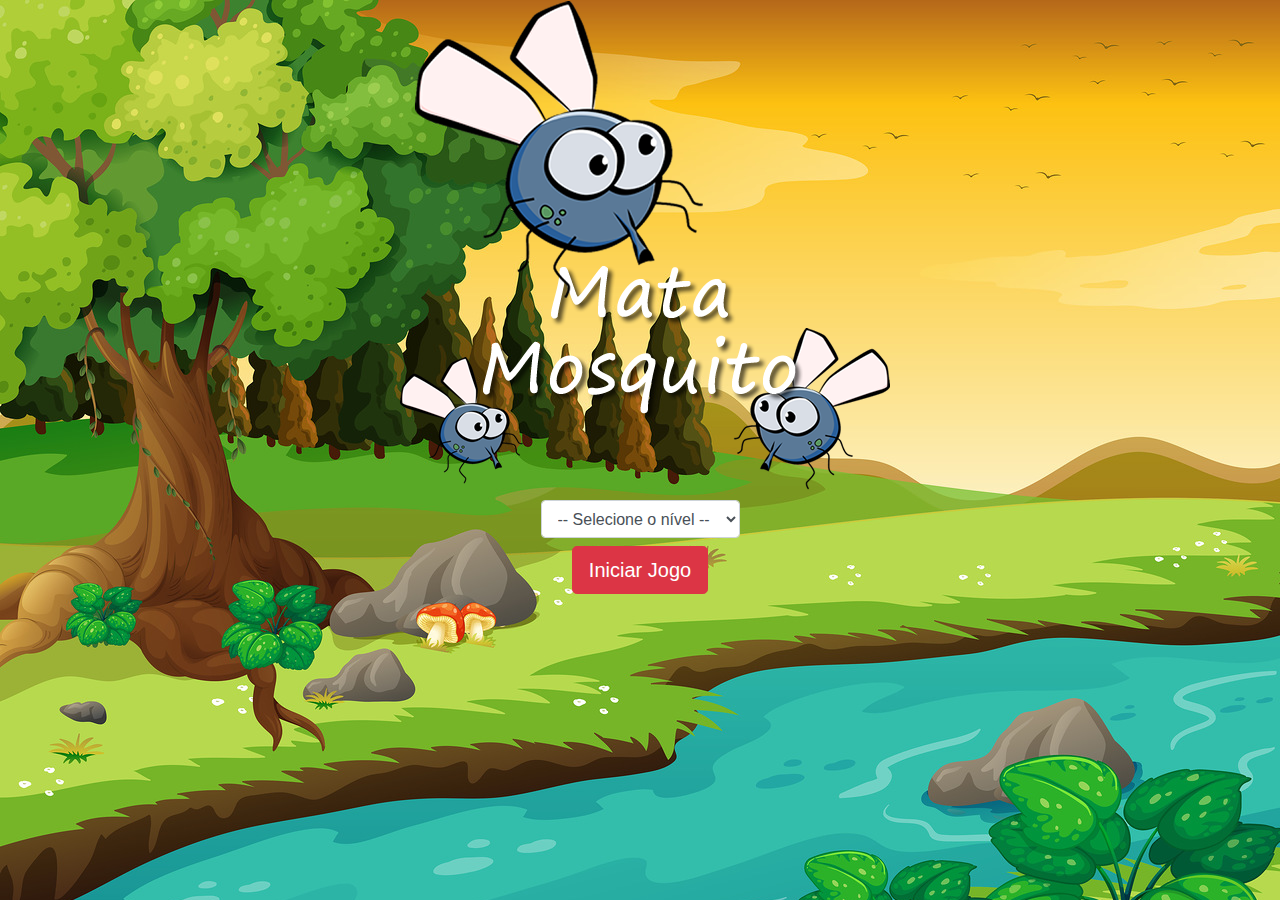
<file: index.html>
<!DOCTYPE html>
<html>
	<head>
		<title>- JOGO DO MOSQUITO - PÁGINA INICIAL -</title>
		<meta charset="utf-8">

		<link rel="stylesheet" href="https://maxcdn.bootstrapcdn.com/bootstrap/4.0.0/css/bootstrap.min.css" integrity="sha384-Gn5384xqQ1aoWXA+058RXPxPg6fy4IWvTNh0E263XmFcJlSAwiGgFAW/dAiS6JXm" crossorigin="anonymous">

		<link rel="stylesheet" href="estilo.css" />

		<script>
			function iniciarJogo() {
			var nivel = document.getElementById('nivel').value

			if(nivel === ''){
				alert('Selecione um nível para iniciar o jogo')
				return false
			}

			window.location.href ="app.html?" + nivel
		}

		</script>
	</head>
	<body>

		<div class="container">
			<div class="row">
				<div class="col">
					<div class="d-flex justify-content-center">
						<img src="imagens/game.png" />
					</div>
				</div>
			</div>

			<div class="row">
				<div class="col">
					<div class="d-flex justify-content-center">
						<div class="mb-2">
						<select class="form-control" id="nivel">
							<option value=""> -- Selecione o nível --</option>
							<option value="facil">Fácil</option>
							<option value="normal">Normal</option>
							<option value="dificil">Difícil</option>
						</select>
						</div>
					</div>		
				</div>
			</div>



			<div class="row">
				<div class="col">
					<div class="d-flex justify-content-center">
						<button type="button" class="btn btn-danger btn-lg" onclick="iniciarJogo()">Iniciar Jogo</button>
					</div>
				</div>
			</div>
		</div>

	</body>
</html>
</file>
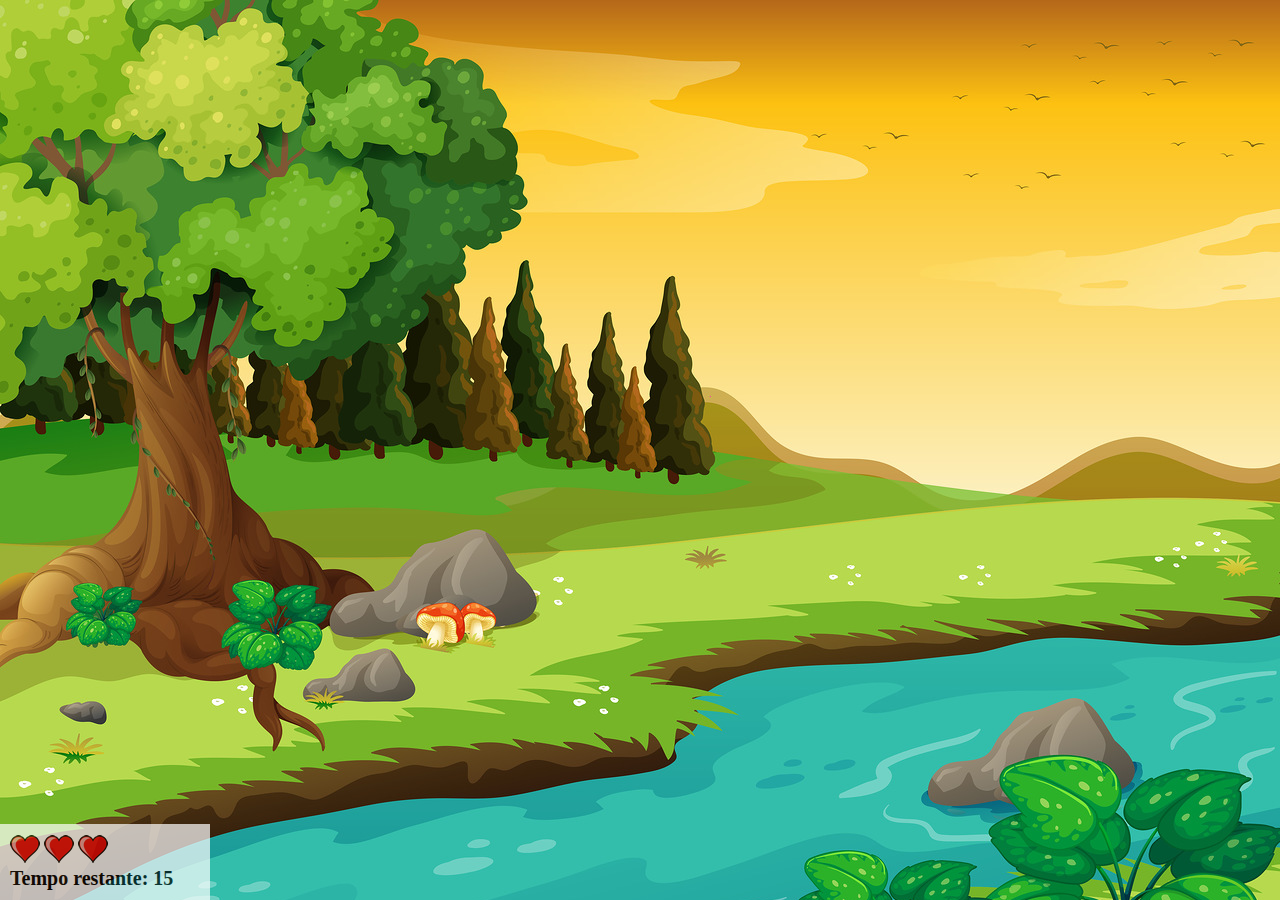
<file: app.html>
<!DOCTYPE html>
<html>
	<head>
		<title>- JOGO DO MOSQUITO - JOGO -</title>
		<meta charset="utf-8">

		<link rel="stylesheet" href="estilo.css" />
		<script src="jogo.js"></script>
	</head>
	<body onresize="ajustaTamanhoPalcoJogo()">

		<div class="painel">
			<div class="vidas">
				<img id="v1" src="imagens/coracao_cheio.png" />
				<img id="v2" src="imagens/coracao_cheio.png" />
				<img id="v3" src="imagens/coracao_cheio.png" />
			</div>

			<div class="cronometro">Tempo restante: <span id="cronometro"></span></div>
		</div>

		<script>
			document.getElementById('cronometro').innerHTML = tempo

			var criaMosquito = setInterval(function() { 
				posicaoRandomica()
			}, CriaMosquitoTempo)
		</script>
	</body>
</html>
</file>
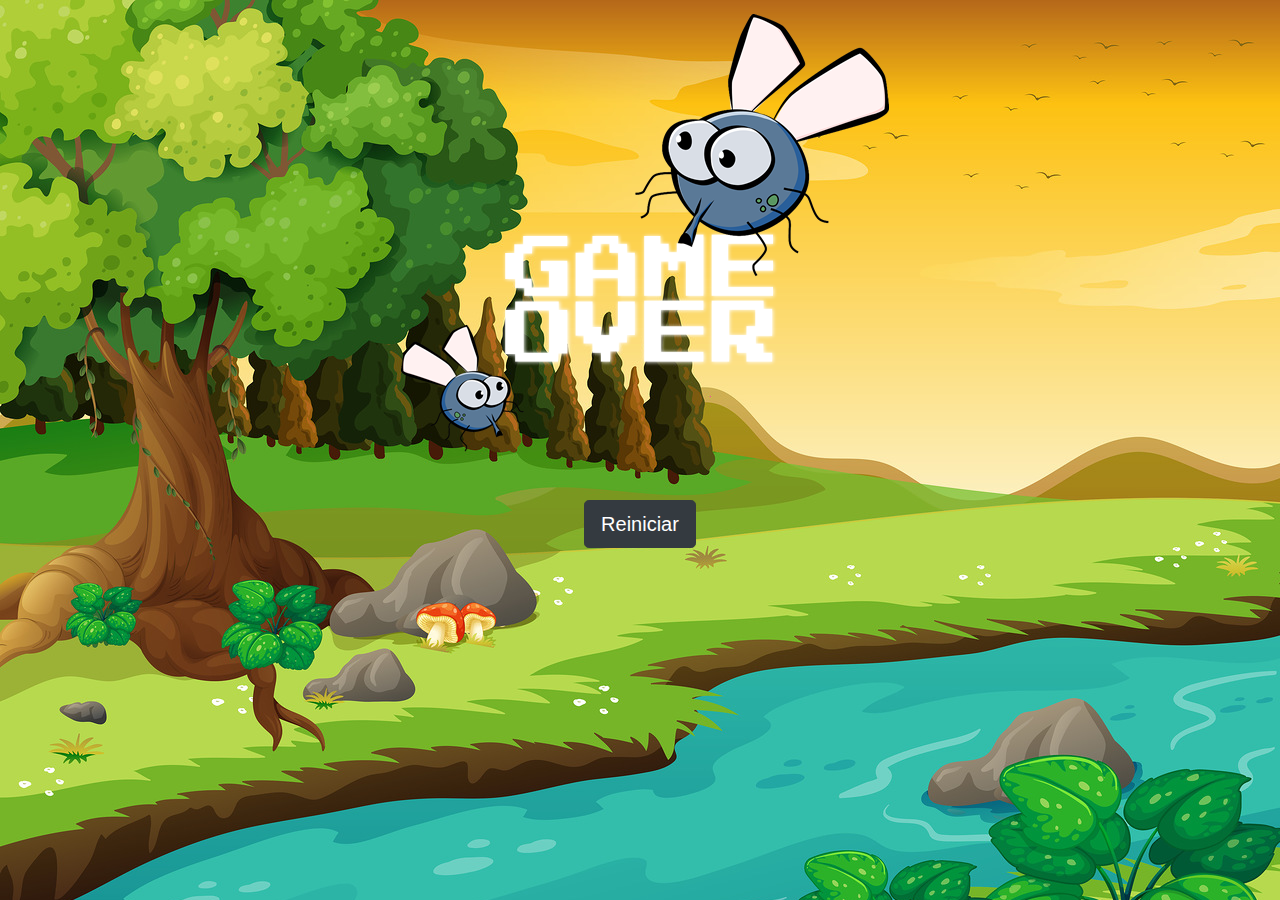
<file: fim_de_jogo.html>
<!DOCTYPE html>
<html>
	<head>
		<title>- JOGO DO MOSQUITO - GAME OVER -</title>
		<meta charset="utf-8">

		<link rel="stylesheet" href="https://maxcdn.bootstrapcdn.com/bootstrap/4.0.0/css/bootstrap.min.css" integrity="sha384-Gn5384xqQ1aoWXA+058RXPxPg6fy4IWvTNh0E263XmFcJlSAwiGgFAW/dAiS6JXm" crossorigin="anonymous">

		<link rel="stylesheet" href="estilo.css" />
	</head>
	<body>

		<div class="container">
			<div class="row">
				<div class="col">
					<div class="d-flex justify-content-center">
						<img src="imagens/game_over.png" />
					</div>
				</div>
			</div>


			<div class="row">
				<div class="col">
					<div class="d-flex justify-content-center">
						<button type="button" class="btn btn-dark btn-lg" onclick="window.location.href = 'index.html' ">Reiniciar</button>
					</div>
				</div>
			</div>
		</div>

	</body>
</html>
</file>
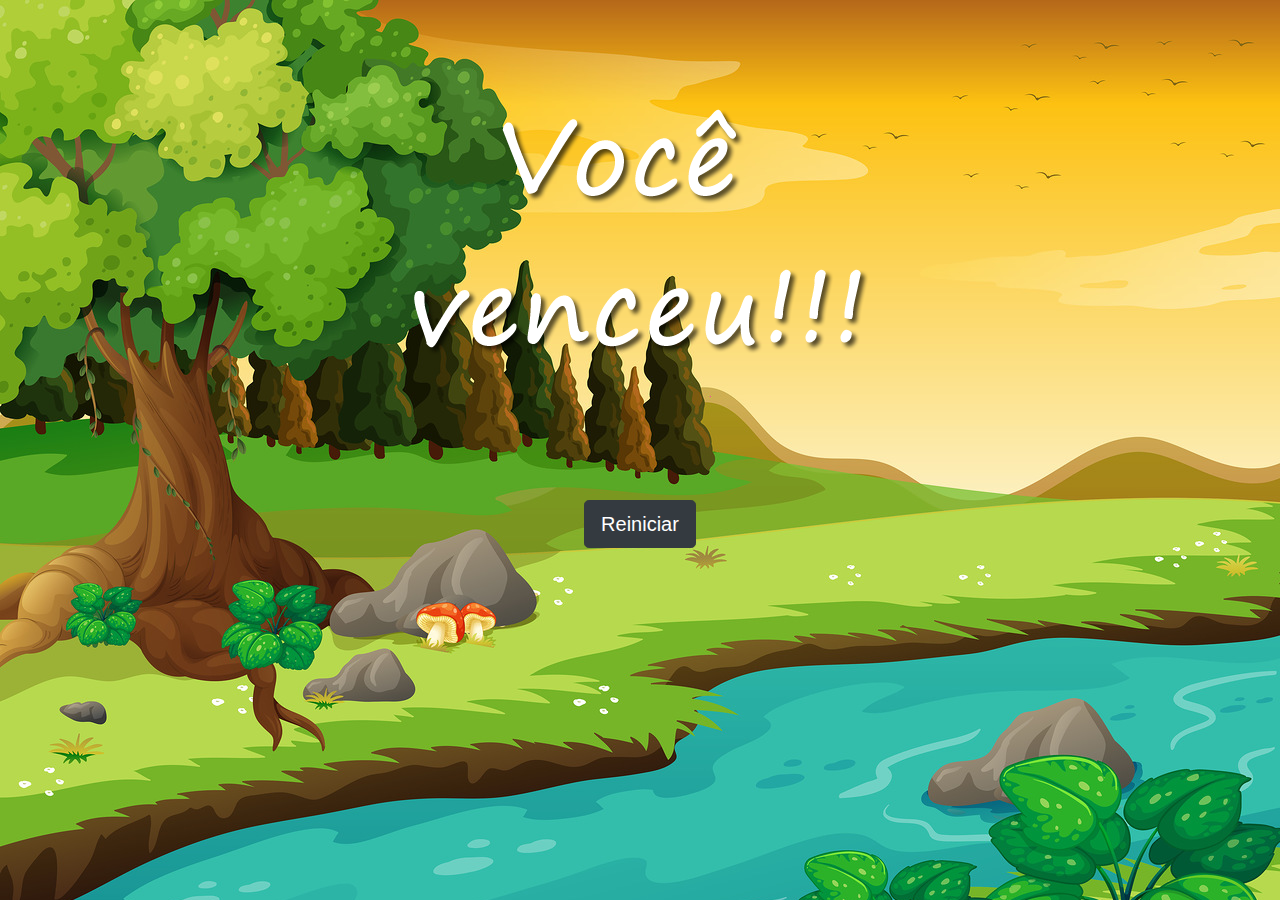
<file: vitoria.html>
<!DOCTYPE html>
<html>
	<head>
		<title>- JOGO DO MOSQUITO - VITÓRIA -</title>
		<meta charset="utf-8">

		<link rel="stylesheet" href="https://maxcdn.bootstrapcdn.com/bootstrap/4.0.0/css/bootstrap.min.css" integrity="sha384-Gn5384xqQ1aoWXA+058RXPxPg6fy4IWvTNh0E263XmFcJlSAwiGgFAW/dAiS6JXm" crossorigin="anonymous">

		<link rel="stylesheet" href="estilo.css" />
	</head>
	<body>

		<div class="container">
			<div class="row">
				<div class="col">
					<div class="d-flex justify-content-center">
						<img src="imagens/vitoria.png" />
					</div>
				</div>
			</div>


			<div class="row">
				<div class="col">
					<div class="d-flex justify-content-center">
						<button type="button" class="btn btn-dark btn-lg" onclick="window.location.href = 'index.html' ">Reiniciar</button>
					</div>
				</div>
			</div>
		</div>

	</body>
</html>
</file>
<file: estilo.css>
html{
	cursor: url(imagens/mata_mosquito.png) 30 30, auto;
}

body {
	background-image: url(imagens/bg.jpg);
	background-repeat: no-repeat;
	background-size: 100%;
}

.mosquito1 {
	width: 50px;
	height: 50px;
}

.mosquito2 {
	width: 70px;
	height: 70px;
}

.mosquito3 {
	width: 90px;
	height: 90px;
}

.ladoA {
	transform: scaleX(1);
}

.ladoB {
	transform: scaleX(-1);
}

.painel {
	position: absolute;
	width: 190px;
	padding: 10px;
	left: 0px;
	bottom: 0px;
	border-top:solid 1px #fff;
	background-color: #fff;
	opacity: 0.7
}

.vidas {
	float: left;
}

.cronometro {
	float: left;
	font-size: 20px;
	font-weight: bold;
}
</file>
